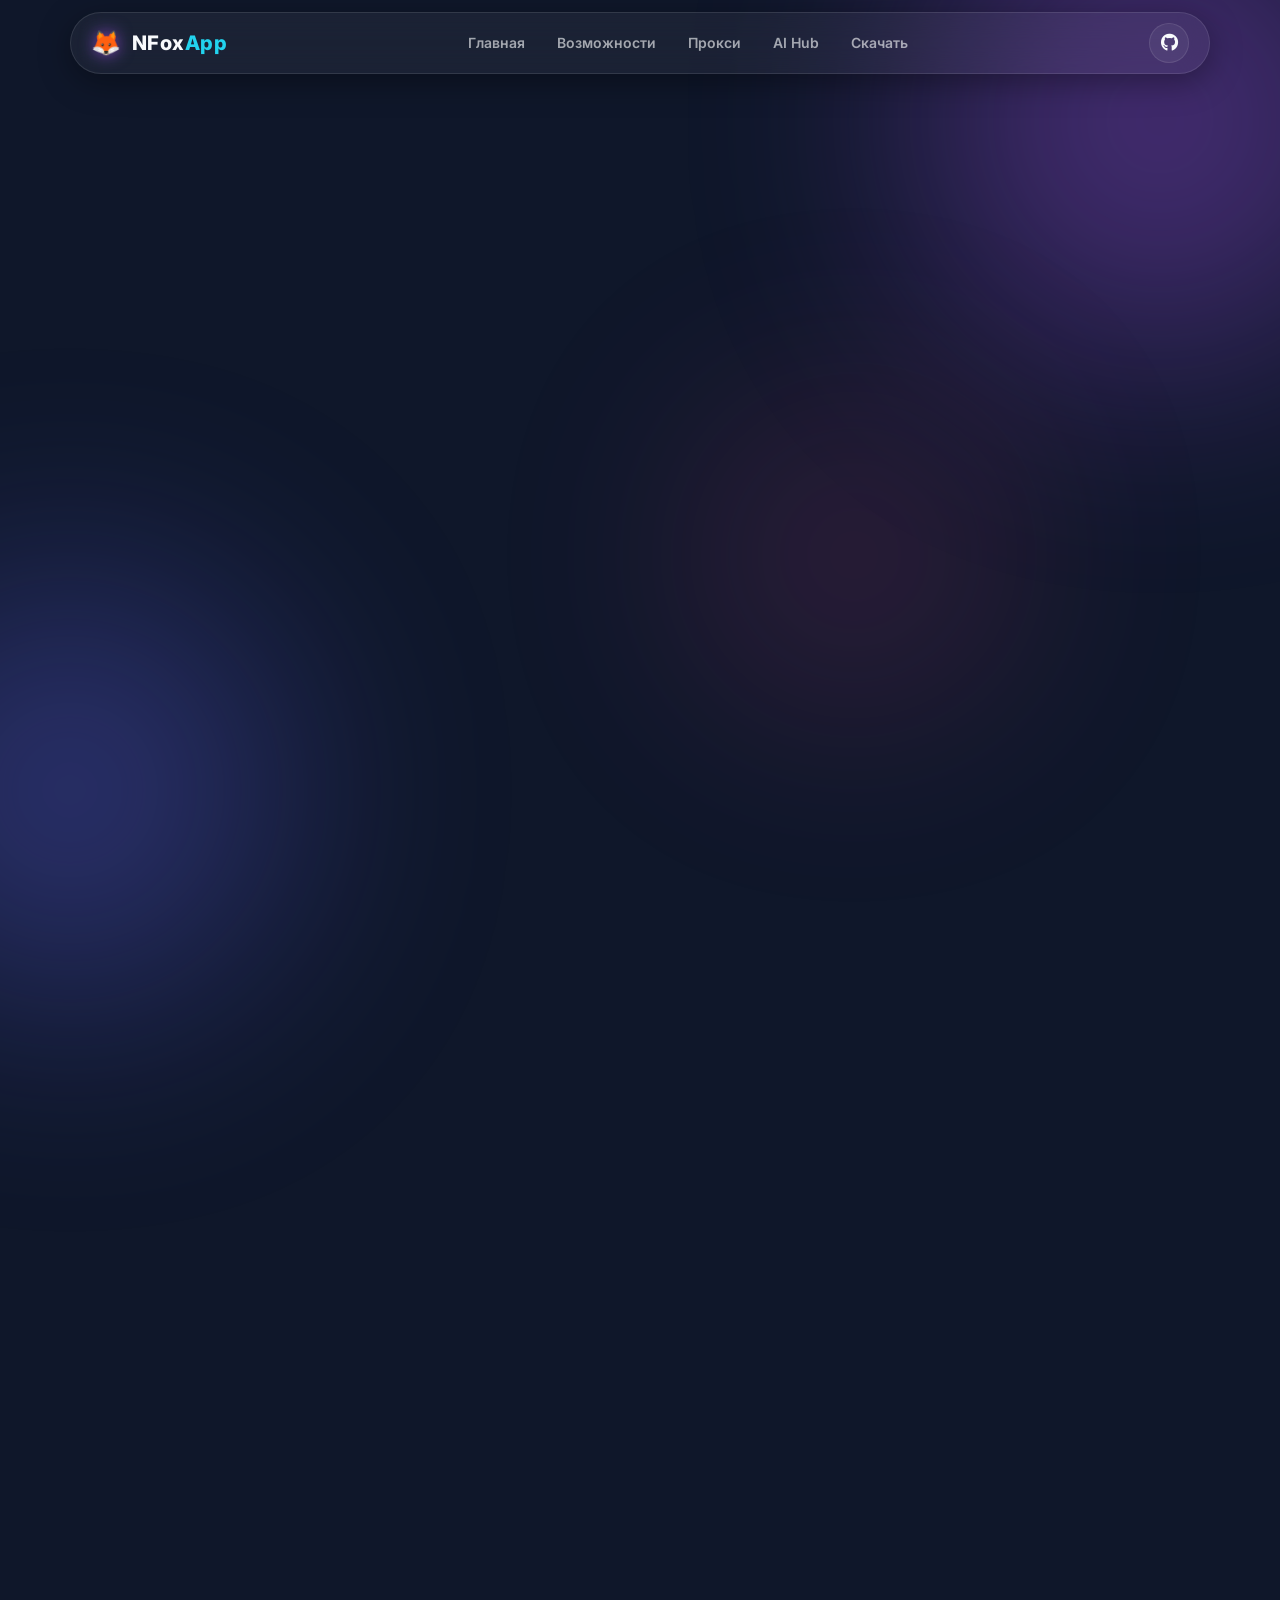
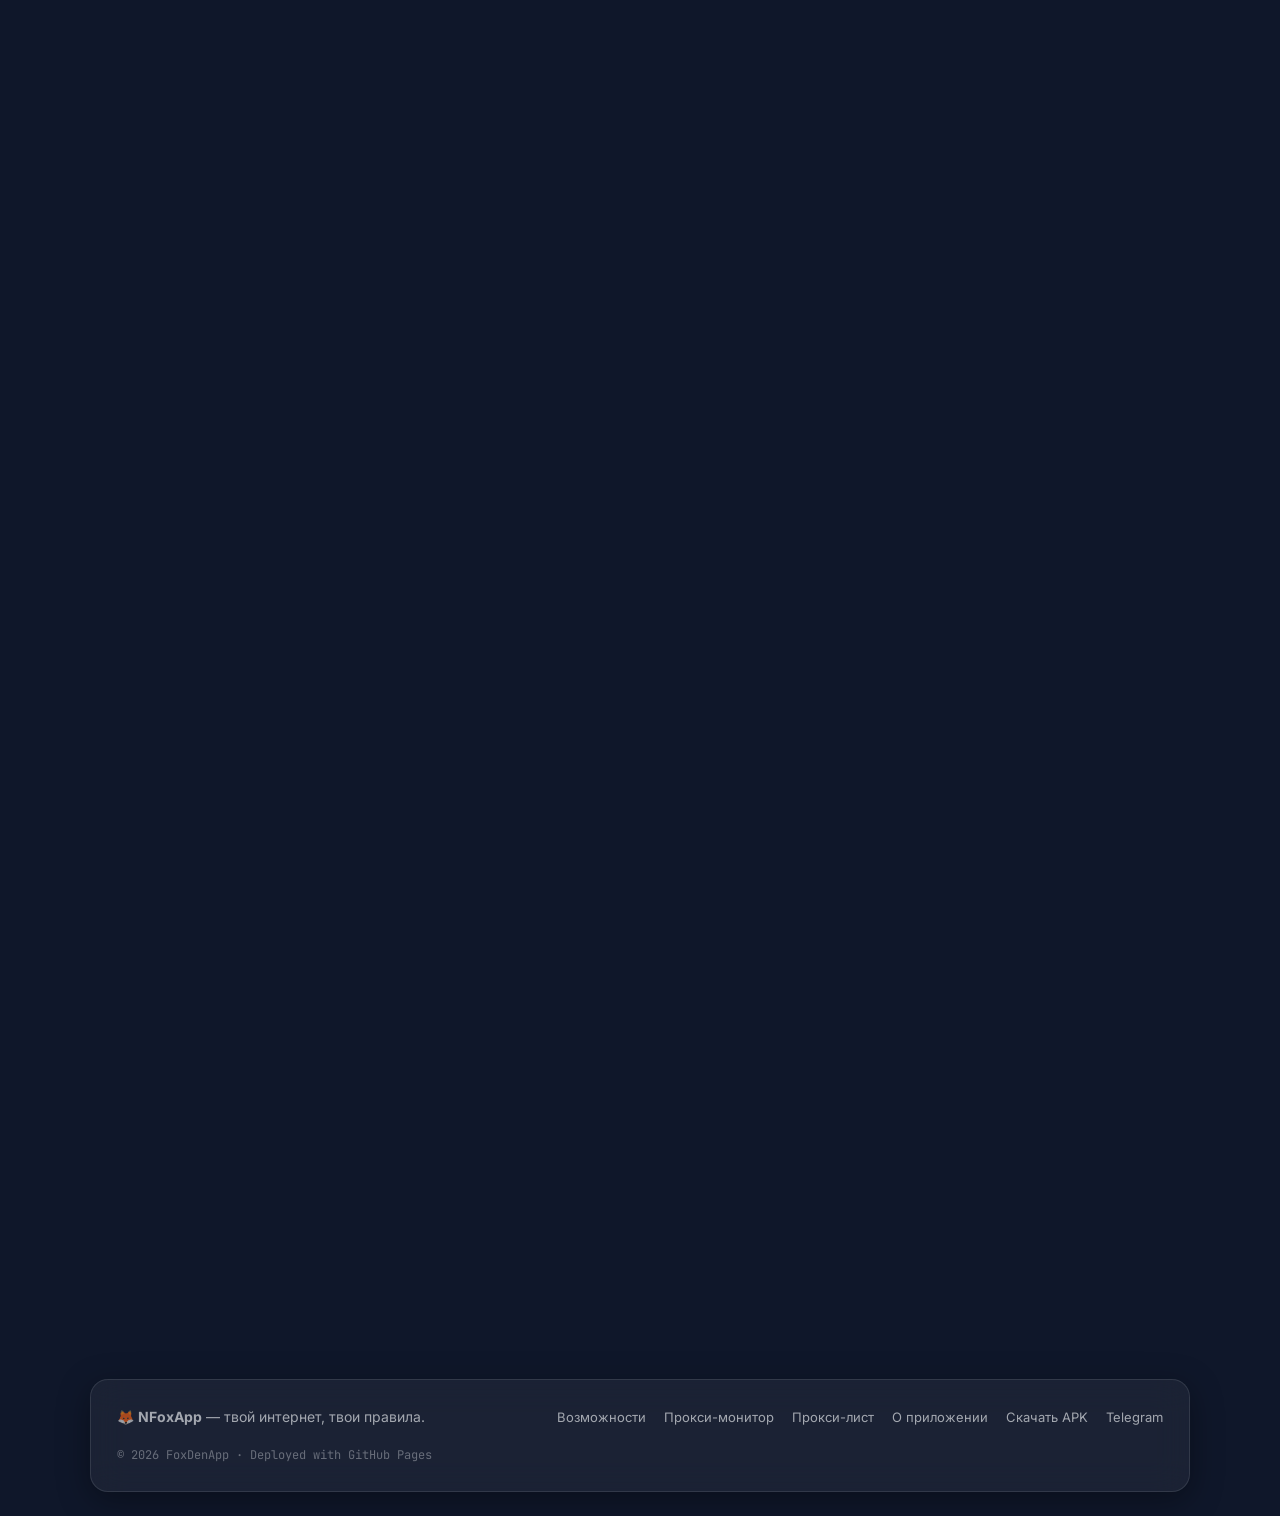
<file: index.html>
<!DOCTYPE html>
<html lang="ru">
<head>
    <meta charset="UTF-8">
    <meta name="viewport" content="width=device-width, initial-scale=1.0">
    <meta name="description" content="NFoxApp — AI-ассистенты, MTProto/SOCKS5 прокси и нативный обход DPI в одном стеклянном интерфейсе.">
    <title>NFoxApp 🦊 — AI Hub · Прокси · Обход DPI</title>
    <link rel="preconnect" href="https://fonts.googleapis.com">
    <link rel="preconnect" href="https://fonts.gstatic.com" crossorigin>
    <link href="https://fonts.googleapis.com/css2?family=Inter:wght@300;400;600;700;800&family=JetBrains+Mono:wght@400;600&display=swap" rel="stylesheet">
    <link rel="stylesheet" href="https://cdnjs.cloudflare.com/ajax/libs/font-awesome/6.5.1/css/all.min.css">
    <link rel="stylesheet" href="styles.css">
</head>
<body>
    <!-- Фоновые неоновые сферы -->
    <div class="orb orb-purple"></div>
    <div class="orb orb-blue"></div>
    <div class="orb orb-pink"></div>

    <!-- ===================== ШАПКА ===================== -->
    <header class="site-header glass">
        <a href="#" class="logo">
            <span class="logo-icon">🦊</span>
            <span class="logo-text">NFox<span class="logo-accent">App</span></span>
        </a>
        <nav class="main-nav" id="mainNav">
            <a href="#hero">Главная</a>
            <a href="#features">Возможности</a>
            <a href="#proxy-monitor">Прокси</a>
            <a href="#ai-hub">AI Hub</a>
            <a href="#download">Скачать</a>
        </nav>
        <div class="header-actions">
            <a href="https://github.com/Feniiiks83/FoxDenApp.github.io" target="_blank" rel="noopener" class="icon-btn" title="GitHub репозиторий">
                <i class="fa-brands fa-github"></i>
            </a>
            <button class="burger" id="burgerBtn" aria-label="Открыть меню" aria-expanded="false" aria-controls="mainNav">
                <span></span><span></span><span></span>
            </button>
        </div>
    </header>

    <main>
        <!-- ===================== HERO ===================== -->
        <section class="hero" id="hero">
            <div class="hero-content reveal">
                <div class="hero-badge glass">
                    <span class="pulse-dot"></span> v1.0.1 Stable · Android 8.0+
                </div>
                <h1 class="hero-title">
                    Твой интернет —<br>
                    <span class="gradient-text">твои правила.</span>
                </h1>
                <p class="hero-subtitle">
                    NFoxApp объединяет AI-ассистентов (DeepSeek, Qwen, Gemini, Claude),
                    менеджер MTProto/SOCKS5 прокси и нативный движок обхода DPI
                    (ByeByeDPI / Desync / QUIC-block) на C++/JNI — в одном стеклянном интерфейсе.
                </p>
                <div class="hero-buttons">
                    <a href="https://github.com/Feniiiks83/FoxDenApp/releases/latest" id="heroDownloadBtn" class="btn btn-primary" target="_blank" rel="noopener"><i class="fa-solid fa-download"></i> Скачать APK</a>
                    <a href="#proxy-monitor" class="btn btn-ghost"><i class="fa-solid fa-tower-broadcast"></i> Монитор прокси</a>
                </div>
                <div class="hero-stats">
                    <div class="stat"><span class="stat-num gradient-text" id="statProxies">—</span><span class="stat-label">прокси в списке</span></div>
                    <div class="stat"><span class="stat-num gradient-text">5+</span><span class="stat-label">AI-моделей</span></div>
                    <div class="stat"><span class="stat-num gradient-text">3</span><span class="stat-label">DPI-движка</span></div>
                </div>
            </div>
            <div class="hero-visual reveal delay-2">
                <div class="phone-mock glass">
                    <div class="phone-notch"></div>
                    <div class="phone-screen">
                        <div class="phone-statusbar"><span>9:41</span><span><i class="fa-solid fa-wifi"></i> <i class="fa-solid fa-battery-full"></i></span></div>
                        <div class="phone-card"><i class="fa-solid fa-shield-halved ok"></i> ByeByeDPI <b>активен</b></div>
                        <div class="phone-card"><i class="fa-solid fa-circle-nodes ok"></i> MTProto × <span id="phoneProxyCount">81</span></div>
                        <div class="phone-card"><i class="fa-solid fa-robot ai"></i> DeepSeek · Qwen · Claude</div>
                        <div class="phone-card"><i class="fa-solid fa-bolt warn"></i> Desync / QUIC-block</div>
                        <div class="phone-btn">ECOSYSTEM READY</div>
                    </div>
                </div>
            </div>
        </section>

        <!-- ===================== ВОЗМОЖНОСТИ ===================== -->
        <section class="section-block" id="features">
            <h2 class="section-title reveal"><i class="fa-solid fa-cubes"></i> Возможности приложения</h2>
            <div class="features-grid">
                <article class="glass card feat-card reveal">
                    <div class="feat-icon icon-cyan"><i class="fa-solid fa-shield-halved"></i></div>
                    <h3>Обход DPI (C++/JNI)</h3>
                    <p>Нативный движок ByeByeDPI с методами Desync и QUIC-block — трафик проходит там, где обычные VPN бессилен.</p>
                </article>
                <article class="glass card feat-card reveal delay-1">
                    <div class="feat-icon icon-purple"><i class="fa-solid fa-circle-nodes"></i></div>
                    <h3>MTProto & SOCKS5 менеджер</h3>
                    <p>Автоматическая загрузка списка прокси, пинг-валидация, ранжирование по отклику и импорт в один тап.</p>
                </article>
                <article class="glass card feat-card reveal delay-2">
                    <div class="feat-icon icon-pink"><i class="fa-solid fa-robot"></i></div>
                    <h3>AI Hub</h3>
                    <p>DeepSeek, Qwen, Gemini, Claude и Arena Hub — все нейросети внутри защищённого WebView-контейнера.</p>
                </article>
                <article class="glass card feat-card reveal delay-3">
                    <div class="feat-icon icon-blue"><i class="fa-solid fa-wand-magic-sparkles"></i></div>
                    <h3>Glassmorphism UI</h3>
                    <p>Тёмная палитра, размытые стеклянные карточки, неоновые градиенты и Material You динамические акценты.</p>
                </article>
            </div>
        </section>

        <!-- ===================== МОНИТОР ПРОКСИ ===================== -->
        <section class="section-block" id="proxy-monitor">
            <h2 class="section-title reveal"><i class="fa-solid fa-tower-broadcast"></i> Монитор прокси-серверов</h2>
            <div class="glass card monitor-panel reveal">
                <div class="monitor-toolbar">
                    <div class="monitor-summary">
                        <span class="chip chip-total">Всего: <b id="pxTotal">0</b></span>
                        <span class="chip chip-online">Онлайн: <b id="pxOnline">0</b></span>
                        <span class="chip chip-offline">Офлайн: <b id="pxOffline">0</b></span>
                        <span class="chip chip-checking" id="pxChecking" hidden><span class="pulse-dot"></span> проверка…</span>
                        <span class="chip chip-shown" id="proxyShownInfo">загрузка…</span>
                    </div>
                    <div class="monitor-actions">
                        <label class="sr-only" for="sourceSelect">Источник серверов</label>
                        <select id="sourceSelect" class="glass-select" aria-label="Выбор источника серверов"></select>
                        <input type="search" id="proxySearch" class="glass-input" placeholder="Поиск по хосту / типу / источнику…" aria-label="Поиск по серверам">
                        <button class="btn btn-small btn-ghost" id="checkAllBtn"><i class="fa-solid fa-rotate"></i> Проверить все</button>
                        <button class="btn btn-small btn-primary" id="copyAllBtn"><i class="fa-solid fa-copy"></i> Копировать всё</button>
                    </div>
                </div>
                <div class="proxy-grid-wrap" id="proxyGrid" aria-live="polite">
                    <!-- Карточки серверов рендерятся динамически из app.js -->
                    <div class="glass card px-card skeleton-card" aria-hidden="true">
                        <div class="px-card-head"><span class="sk sk-dot"></span><span class="sk sk-line" style="flex:2"></span></div>
                        <div class="sk sk-block"></div>
                        <div class="px-card-actions"><span class="sk sk-btn"></span><span class="sk sk-btn"></span></div>
                    </div>
                    <div class="glass card px-card skeleton-card" aria-hidden="true">
                        <div class="px-card-head"><span class="sk sk-dot"></span><span class="sk sk-line" style="flex:2"></span></div>
                        <div class="sk sk-block"></div>
                        <div class="px-card-actions"><span class="sk sk-btn"></span><span class="sk sk-btn"></span></div>
                    </div>
                    <div class="glass card px-card skeleton-card" aria-hidden="true">
                        <div class="px-card-head"><span class="sk sk-dot"></span><span class="sk sk-line" style="flex:2"></span></div>
                        <div class="sk sk-block"></div>
                        <div class="px-card-actions"><span class="sk sk-btn"></span><span class="sk sk-btn"></span></div>
                    </div>
                    <div class="glass card px-card skeleton-card" aria-hidden="true">
                        <div class="px-card-head"><span class="sk sk-dot"></span><span class="sk sk-line" style="flex:2"></span></div>
                        <div class="sk sk-block"></div>
                        <div class="px-card-actions"><span class="sk sk-btn"></span><span class="sk sk-btn"></span></div>
                    </div>
                </div>
                <p class="monitor-note">
                    <i class="fa-solid fa-circle-info"></i> Список загружается динамически с внешних Raw GitHub-источников;
                    статус TCP-доступности проверяется через публичный валидатор, а ссылки формата
                    <code>tg://proxy?server=…&amp;port=…&amp;secret=…</code> открываются в Telegram.
                    Резервные источники: <a href="workproxies.txt" target="_blank" rel="noopener">workproxies.txt</a> ·
                    <a href="proxies.json" target="_blank" rel="noopener">proxies.json</a>
                </p>
            </div>
        </section>

        <!-- ===================== AI HUB ===================== -->
        <section class="section-block" id="ai-hub">
            <h2 class="section-title reveal"><i class="fa-solid fa-brain"></i> AI Hub — модели под капотом</h2>
            <div class="ai-grid">
                <article class="glass card ai-card reveal" data-model="deepseek" tabindex="0">
                    <div class="ai-head">
                        <span class="ai-logo" style="--ai-color:#4D6BFE">DS</span>
                        <div><h3>DeepSeek</h3><span class="ai-tag"> reasoning · code</span></div>
                    </div>
                    <p>Глубокое рассуждение и генерация кода. Открытые веса, русский язык «из коробки».</p>
                    <div class="ai-bar"><span style="--w:94%"></span></div>
                    <div class="ai-meta"><span>Контекст 128K</span><span class="ai-status">online</span></div>
                </article>
                <article class="glass card ai-card reveal delay-1" data-model="qwen" tabindex="0">
                    <div class="ai-head">
                        <span class="ai-logo" style="--ai-color:#1J6FFA">QW</span>
                        <div><h3>Qwen</h3><span class="ai-tag"> multilingual</span></div>
                    </div>
                    <p>Мультимодальная модель Alibaba: текст, изображения, длинные документы.</p>
                    <div class="ai-bar"><span style="--w:90%"></span></div>
                    <div class="ai-meta"><span>Контекст 1M</span><span class="ai-status">online</span></div>
                </article>
                <article class="glass card ai-card reveal delay-2" data-model="gemini" tabindex="0">
                    <div class="ai-head">
                        <span class="ai-logo" style="--ai-color:#4285F4">GM</span>
                        <div><h3>Gemini</h3><span class="ai-tag"> google</span></div>
                    </div>
                    <p>Флагман Google: мультимодальность, поиск в реальном времени, агентные сценарии.</p>
                    <div class="ai-bar"><span style="--w:92%"></span></div>
                    <div class="ai-meta"><span>Контекст 2M</span><span class="ai-status">online</span></div>
                </article>
                <article class="glass card ai-card reveal delay-3" data-model="claude" tabindex="0">
                    <div class="ai-head">
                        <span class="ai-logo" style="--ai-color:#D97757">CL</span>
                        <div><h3>Claude</h3><span class="ai-tag"> Anthropic</span></div>
                    </div>
                    <p>Модель Anthropic с лучшим длинным контекстом, безопасностью и стилем изложения.</p>
                    <div class="ai-bar"><span style="--w:96%"></span></div>
                    <div class="ai-meta"><span>Контекст 200K</span><span class="ai-status">online</span></div>
                </article>
                <article class="glass card ai-card reveal delay-4" data-model="arena" tabindex="0">
                    <div class="ai-head">
                        <span class="ai-logo" style="--ai-color:#A855F7">AR</span>
                        <div><h3>Arena Hub</h3><span class="ai-tag"> battle mode</span></div>
                    </div>
                    <p>Сравнение ответов нескольких моделей бок о бок — выбирай сильнейшего в слепом голосовании.</p>
                    <div class="ai-bar"><span style="--w:88%"></span></div>
                    <div class="ai-meta"><span>Multi-model</span><span class="ai-status">beta</span></div>
                </article>
            </div>
        </section>

        <!-- ===================== СКАЧИВАНИЕ ===================== -->
        <section class="section-block" id="download">
            <div class="glass card download-card reveal">
                <div class="download-info">
                    <h2><span class="gradient-text">NFoxApp</span> <span class="badge-ver" id="apkVersionBadge">v1.0.1</span></h2>
                    <ul class="changelog" id="changelogList">
                        <li>Загрузка информации о релизе…</li>
                    </ul>
                </div>
                <div class="download-actions">
                    <a href="https://github.com/Feniiiks83/FoxDenApp/releases/latest" id="apkDownloadBtn" class="btn btn-primary btn-big" target="_blank" rel="noopener"><i class="fa-brands fa-android"></i> Скачать APK</a>
                    <a href="https://github.com/Feniiiks83/FoxDenApp/releases" class="btn btn-ghost" target="_blank" rel="noopener"><i class="fa-solid fa-box-archive"></i> Все версии (Releases)</a>
                    <a href="https://github.com/Feniiiks83/FoxDenApp.github.io" target="_blank" rel="noopener" class="btn btn-ghost"><i class="fa-brands fa-github"></i> Репозиторий</a>
                </div>
            </div>
        </section>
    </main>

    <!-- ===================== ПОДВАЛ ===================== -->
    <footer class="site-footer">
        <div class="footer-inner glass">
            <div class="footer-brand">🦊 <b>NFoxApp</b> — твой интернет, твои правила.</div>
            <nav class="footer-nav">
                <a href="#features">Возможности</a>
                <a href="#proxy-monitor">Прокси-монитор</a>
                <a href="workproxies.txt" target="_blank" rel="noopener">Прокси-лист</a>
                <a href="infoapp.html">О приложении</a>
                <a href="https://github.com/Feniiiks83/FoxDenApp/releases/latest" target="_blank" rel="noopener">Скачать APK</a>
                <a href="https://t.me/nfoxapp" target="_blank" rel="noopener">Telegram</a>
            </nav>
            <div class="footer-copy">© 2026 FoxDenApp · Deployed with GitHub Pages</div>
        </div>
    </footer>

    <!-- Тост -->
    <div class="toast glass" id="toast" role="status" aria-live="polite"></div>

    <script src="app.js"></script>
</body>
</html>
</file>
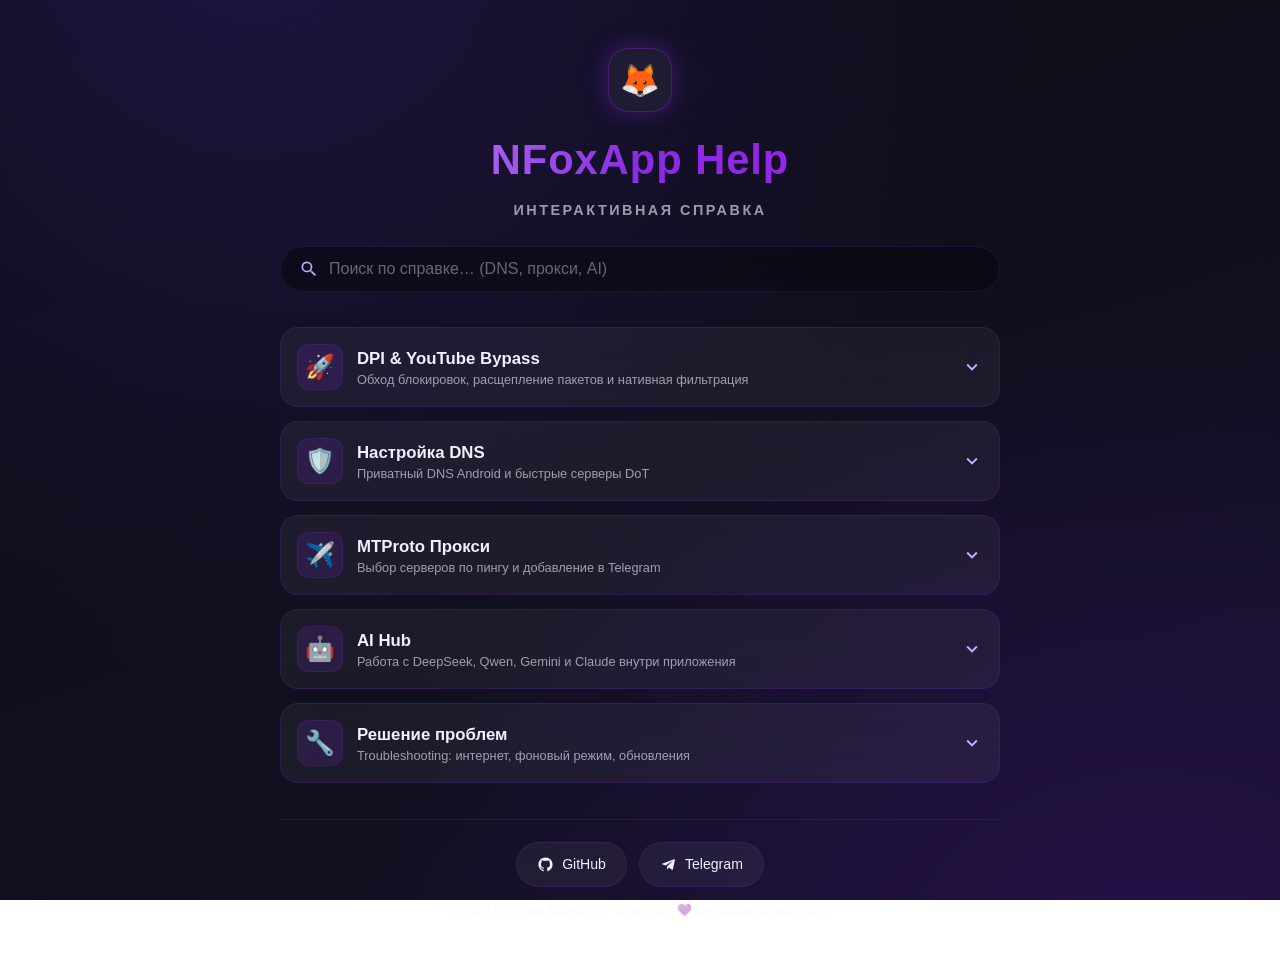
<file: infoapp.html>
<!DOCTYPE html>
<html lang="ru">
<head>
<meta charset="UTF-8">
<meta name="viewport" content="width=device-width, initial-scale=1.0, viewport-fit=cover">
<meta name="theme-color" content="#0B0B12">
<title>NFoxApp — Интерактивная справка</title>
<style>
    /* ============ CSS VARIABLES (тема NFoxApp) ============ */
    :root {
        --bg-deep: #0B0B12;
        --bg-mid: #141226;
        --accent: #8A2BE2;
        --accent-soft: #A020F0;
        --accent-lilac: #C9A7FF;
        --text-primary: #F2EFFF;
        --text-secondary: rgba(242, 239, 255, 0.62);
        --glass-bg: rgba(255, 255, 255, 0.05);
        --glass-bg-hover: rgba(255, 255, 255, 0.08);
        --glass-border: rgba(138, 43, 226, 0.35);
        --glass-border-soft: rgba(138, 43, 226, 0.18);
        --glass-blur: blur(16px);
        --glow: 0 0 24px rgba(138, 43, 226, 0.35);
        --glow-strong: 0 8px 40px rgba(160, 32, 240, 0.35);
        --radius: 18px;
        --radius-sm: 12px;
        --transition: all 0.35s cubic-bezier(0.4, 0, 0.2, 1);
        --font: 'Segoe UI', Roboto, -apple-system, BlinkMacSystemFont, 'Helvetica Neue', sans-serif;
        --mono: 'JetBrains Mono', 'SF Mono', Consolas, monospace;
    }

    * { margin: 0; padding: 0; box-sizing: border-box; -webkit-tap-highlight-color: transparent; }

    html { scroll-behavior: smooth; }

    body {
        font-family: var(--font);
        background: radial-gradient(ellipse at 20% -10%, #1e1440 0%, transparent 55%),
                    radial-gradient(ellipse at 90% 110%, #241048 0%, transparent 50%),
                    linear-gradient(160deg, var(--bg-deep) 0%, var(--bg-mid) 100%);
        background-attachment: fixed;
        color: var(--text-primary);
        min-height: 100vh;
        line-height: 1.65;
        font-size: 16px;
        padding: 0 12px calc(48px + env(safe-area-inset-bottom));
        overflow-x: hidden;
    }

    .container { max-width: 720px; margin: 0 auto; }

    /* ============ HEADER ============ */
    .hero {
        text-align: center;
        padding: clamp(28px, 8vw, 48px) 0 20px;
    }
    .hero-logo {
        display: inline-flex;
        align-items: center;
        justify-content: center;
        width: 64px; height: 64px;
        border-radius: 20px;
        font-size: 32px;
        background: var(--glass-bg);
        border: 1px solid var(--glass-border);
        backdrop-filter: var(--glass-blur);
        -webkit-backdrop-filter: var(--glass-blur);
        box-shadow: var(--glow);
        margin-bottom: 14px;
        animation: floatGlow 4s ease-in-out infinite;
    }
    @keyframes floatGlow {
        0%, 100% { transform: translateY(0); box-shadow: var(--glow); }
        50%      { transform: translateY(-6px); box-shadow: var(--glow-strong); }
    }
    .hero h1 {
        font-size: clamp(1.9rem, 7vw, 2.6rem);
        font-weight: 800;
        letter-spacing: 1px;
        background: linear-gradient(92deg, var(--accent-lilac) 0%, var(--accent) 50%, var(--accent-soft) 100%);
        -webkit-background-clip: text;
        background-clip: text;
        -webkit-text-fill-color: transparent;
    }
    .hero p {
        color: var(--text-secondary);
        font-size: 0.9rem;
        letter-spacing: 2.5px;
        text-transform: uppercase;
        font-weight: 600;
        margin-top: 4px;
    }

    /* ============ SEARCH BAR ============ */
    .search-wrap {
        position: sticky;
        top: 8px;
        z-index: 50;
        padding: 4px 0 16px;
    }
    .search-box {
        display: flex;
        align-items: center;
        gap: 10px;
        background: rgba(11, 11, 18, 0.72);
        backdrop-filter: var(--glass-blur);
        -webkit-backdrop-filter: var(--glass-blur);
        border: 1px solid var(--glass-border-soft);
        border-radius: 999px;
        padding: 12px 18px;
        transition: var(--transition);
    }
    .search-box:focus-within {
        border-color: var(--accent);
        box-shadow: var(--glow);
    }
    .search-box svg { width: 20px; height: 20px; fill: var(--accent-lilac); flex-shrink: 0; }
    .search-box input {
        flex: 1;
        background: transparent;
        border: none;
        outline: none;
        color: var(--text-primary);
        font-size: 1rem;
        font-family: var(--font);
        min-width: 0;
    }
    .search-box input::placeholder { color: rgba(242, 239, 255, 0.4); }
    .search-clear {
        display: none;
        border: none;
        background: rgba(138, 43, 226, 0.25);
        color: var(--text-primary);
        width: 26px; height: 26px;
        border-radius: 50%;
        font-size: 14px;
        line-height: 1;
        cursor: pointer;
        flex-shrink: 0;
        transition: var(--transition);
    }
    .search-clear.visible { display: block; }
    .search-clear:hover { background: var(--accent); }
    .search-count {
        text-align: center;
        font-size: 0.8rem;
        color: var(--text-secondary);
        margin: -8px 0 14px;
        min-height: 1em;
    }

    /* ============ ACCORDION / FAQ ============ */
    .faq-list { display: flex; flex-direction: column; gap: 14px; }

    .faq-item {
        background: var(--glass-bg);
        backdrop-filter: var(--glass-blur);
        -webkit-backdrop-filter: var(--glass-blur);
        border: 1px solid var(--glass-border-soft);
        border-radius: var(--radius);
        overflow: hidden;
        transition: var(--transition);
    }
    .faq-item.hidden-by-search { display: none; }
    .faq-item.open {
        background: var(--glass-bg-hover);
        border-color: var(--glass-border);
        box-shadow: var(--glow);
    }
    .faq-header {
        width: 100%;
        display: flex;
        align-items: center;
        gap: 14px;
        padding: 16px;
        background: transparent;
        border: none;
        color: var(--text-primary);
        font-family: var(--font);
        font-size: 1.05rem;
        font-weight: 600;
        text-align: left;
        cursor: pointer;
        transition: var(--transition);
    }
    .faq-header:active { transform: scale(0.99); }
    .faq-emoji {
        font-size: 1.5rem;
        width: 46px; height: 46px;
        display: flex;
        align-items: center;
        justify-content: center;
        border-radius: var(--radius-sm);
        background: rgba(138, 43, 226, 0.14);
        border: 1px solid var(--glass-border-soft);
        flex-shrink: 0;
    }
    .faq-titles { flex: 1; min-width: 0; }
    .faq-titles h2 { font-size: 1.05rem; font-weight: 700; line-height: 1.3; }
    .faq-titles p { font-size: 0.8rem; color: var(--text-secondary); font-weight: 400; margin-top: 2px; }
    .faq-chevron {
        width: 22px; height: 22px;
        fill: var(--accent-lilac);
        flex-shrink: 0;
        transition: transform 0.35s ease;
    }
    .faq-item.open .faq-chevron { transform: rotate(180deg); }

    .faq-body {
        max-height: 0;
        overflow: hidden;
        transition: max-height 0.45s cubic-bezier(0.4, 0, 0.2, 1);
    }
    .faq-body-inner {
        padding: 2px 16px 18px;
        font-size: 0.95rem;
        color: var(--text-secondary);
        border-top: 1px dashed var(--glass-border-soft);
    }
    .faq-body-inner strong, .faq-body-inner b { color: var(--text-primary); }
    .faq-body-inner ol, .faq-body-inner ul { margin: 8px 0 8px 20px; }
    .faq-body-inner li { margin-bottom: 8px; }
    .faq-body-inner code {
        font-family: var(--mono);
        font-size: 0.82em;
        background: rgba(138, 43, 226, 0.18);
        border: 1px solid var(--glass-border-soft);
        border-radius: 6px;
        padding: 1px 7px;
        color: var(--accent-lilac);
        word-break: break-all;
    }
    .step-num {
        display: inline-flex;
        align-items: center;
        justify-content: center;
        width: 22px; height: 22px;
        border-radius: 50%;
        background: linear-gradient(135deg, var(--accent), var(--accent-soft));
        color: #fff;
        font-size: 0.75rem;
        font-weight: 700;
        margin-right: 6px;
        flex-shrink: 0;
    }

    /* Sub-question blocks */
    .sub-q {
        margin-top: 14px;
        padding: 12px 14px;
        background: rgba(11, 11, 18, 0.45);
        border: 1px solid var(--glass-border-soft);
        border-radius: var(--radius-sm);
    }
    .sub-q:first-child { margin-top: 10px; }
    .sub-q h3 {
        font-size: 0.95rem;
        color: var(--accent-lilac);
        margin-bottom: 6px;
        display: flex;
        align-items: center;
        gap: 8px;
    }
    .sub-q h3::before { content: ''; width: 6px; height: 6px; border-radius: 50%; background: var(--accent); box-shadow: 0 0 8px var(--accent); flex-shrink: 0; }

    /* Copy rows (DNS / Proxy) */
    .copy-row {
        display: flex;
        align-items: center;
        gap: 10px;
        margin: 8px 0;
        padding: 10px 12px;
        background: rgba(138, 43, 226, 0.08);
        border: 1px solid var(--glass-border-soft);
        border-radius: var(--radius-sm);
        transition: var(--transition);
    }
    .copy-row:hover { border-color: var(--accent); }
    .copy-label { font-size: 0.78rem; color: var(--text-secondary); text-transform: uppercase; letter-spacing: 0.5px; min-width: 72px; flex-shrink: 0; }
    .copy-value {
        flex: 1;
        font-family: var(--mono);
        font-size: 0.85rem;
        color: var(--text-primary);
        word-break: break-all;
        min-width: 0;
    }
    .copy-btn {
        display: inline-flex;
        align-items: center;
        justify-content: center;
        gap: 6px;
        border: 1px solid var(--glass-border);
        background: rgba(138, 43, 226, 0.2);
        color: var(--accent-lilac);
        border-radius: 10px;
        padding: 8px 12px;
        font-size: 0.78rem;
        font-weight: 600;
        font-family: var(--font);
        cursor: pointer;
        transition: var(--transition);
        flex-shrink: 0;
        min-height: 40px;
    }
    .copy-btn:hover { background: var(--accent); color: #fff; box-shadow: 0 0 16px rgba(138, 43, 226, 0.5); }
    .copy-btn:active { transform: scale(0.94); }
    .copy-btn.copied { background: linear-gradient(135deg, var(--accent), var(--accent-soft)); color: #fff; border-color: var(--accent-lilac); box-shadow: 0 0 20px rgba(160, 32, 240, 0.6); }
    .copy-btn svg { width: 15px; height: 15px; fill: currentColor; }

    /* Tags */
    .tag-row { margin-top: 12px; display: flex; flex-wrap: wrap; gap: 6px; }
    .tech-tag {
        display: inline-block;
        padding: 3px 10px;
        background: rgba(138, 43, 226, 0.15);
        border: 1px solid var(--glass-border);
        border-radius: 999px;
        color: var(--accent-lilac);
        font-size: 0.7rem;
        font-weight: 600;
        letter-spacing: 0.3px;
    }

    /* No results */
    .no-results {
        display: none;
        text-align: center;
        padding: 40px 20px;
        color: var(--text-secondary);
    }
    .no-results.visible { display: block; }
    .no-results .nr-emoji { font-size: 2.6rem; display: block; margin-bottom: 10px; filter: grayscale(0.3); }

    /* ============ TOAST ============ */
    .toast {
        position: fixed;
        left: 50%;
        bottom: calc(28px + env(safe-area-inset-bottom));
        transform: translateX(-50%) translateY(80px);
        background: rgba(20, 18, 38, 0.92);
        backdrop-filter: var(--glass-blur);
        -webkit-backdrop-filter: var(--glass-blur);
        border: 1px solid var(--accent);
        color: var(--text-primary);
        padding: 12px 22px;
        border-radius: 999px;
        font-size: 0.9rem;
        font-weight: 600;
        box-shadow: var(--glow-strong);
        opacity: 0;
        pointer-events: none;
        transition: transform 0.35s cubic-bezier(0.34, 1.56, 0.64, 1), opacity 0.3s ease;
        z-index: 100;
        white-space: nowrap;
        max-width: 92vw;
        overflow: hidden;
        text-overflow: ellipsis;
    }
    .toast.show { transform: translateX(-50%) translateY(0); opacity: 1; }
    .toast .toast-check { color: #7CFC9A; margin-right: 6px; }

    /* ============ FOOTER ============ */
    .app-footer {
        margin-top: 36px;
        text-align: center;
        border-top: 1px solid var(--glass-border-soft);
        padding-top: 22px;
    }
    .footer-links { display: flex; justify-content: center; gap: 12px; flex-wrap: wrap; margin-bottom: 14px; }
    .footer-link {
        display: inline-flex;
        align-items: center;
        gap: 8px;
        padding: 10px 20px;
        background: var(--glass-bg);
        border: 1px solid var(--glass-border-soft);
        border-radius: 999px;
        color: var(--text-primary);
        text-decoration: none;
        font-size: 0.88rem;
        font-weight: 500;
        transition: var(--transition);
    }
    .footer-link:hover { border-color: var(--accent); box-shadow: var(--glow); background: var(--glass-bg-hover); }
    .footer-link svg { width: 17px; height: 17px; fill: currentColor; }
    .copyright { font-size: 0.75rem; color: var(--text-secondary); opacity: 0.75; }

    mark.hl {
        background: rgba(160, 32, 240, 0.45);
        color: #fff;
        border-radius: 4px;
        padding: 0 2px;
    }

    @media (max-width: 420px) {
        .copy-row { flex-wrap: wrap; }
        .copy-label { min-width: 100%; }
        .copy-btn { margin-left: auto; }
        .faq-header { padding: 14px 12px; gap: 10px; }
        .faq-emoji { width: 40px; height: 40px; font-size: 1.3rem; }
        .faq-titles h2 { font-size: 0.98rem; }
    }
</style>
</head>
<body>

<div class="container">

    <!-- ===== HERO ===== -->
    <header class="hero">
        <div class="hero-logo">🦊</div>
        <h1>NFoxApp Help</h1>
        <p>Интерактивная справка</p>
    </header>

    <!-- ===== SEARCH ===== -->
    <div class="search-wrap">
        <div class="search-box">
            <svg viewBox="0 0 24 24"><path d="M15.5 14h-.79l-.28-.27a6.5 6.5 0 1 0-.7.7l.27.28v.79l5 4.99L20.49 19l-4.99-5zm-6 0A4.5 4.5 0 1 1 14 9.5 4.5 4.5 0 0 1 9.5 14z"/></svg>
            <input type="search" id="searchInput" placeholder="Поиск по справке… (DNS, прокси, AI)" autocomplete="off" aria-label="Поиск по справке">
            <button class="search-clear" id="searchClear" aria-label="Очистить поиск">✕</button>
        </div>
    </div>
    <p class="search-count" id="searchCount"></p>

    <!-- ===== FAQ ===== -->
    <main class="faq-list" id="faqList">

        <!-- 🚀 DPI & YouTube Bypass -->
        <section class="faq-item" data-keywords="dpi обход блокировок youtube расщепление пакетов fragment bypass ютуб фильтрация туннель tls">
            <button class="faq-header" aria-expanded="false">
                <span class="faq-emoji">🚀</span>
                <span class="faq-titles">
                    <h2>DPI &amp; YouTube Bypass</h2>
                    <p>Обход блокировок, расщепление пакетов и нативная фильтрация</p>
                </span>
                <svg class="faq-chevron" viewBox="0 0 24 24"><path d="M7.41 8.59 12 13.17l4.59-4.58L18 10l-6 6-6-6 1.41-1.41z"/></svg>
            </button>
            <div class="faq-body">
                <div class="faq-body-inner">
                    <div class="sub-q" data-search>
                        <h3>Как включить обход блокировок?</h3>
                        <ol>
                            <li><span class="step-num">1</span>Откройте главный экран NFoxApp и нажмите большую кнопку <strong>«Подключить»</strong>.</li>
                            <li><span class="step-num">2</span>Разрешите системный запрос <code>VpnService</code> — приложение создаст защищённый локальный туннель.</li>
                            <li><span class="step-num">3</span>В разделе <strong>«Режим обхода»</strong> выберите профиль: <em>Auto</em> (рекомендуется) или <em>Aggressive</em> для жёстких сетей.</li>
                        </ol>
                    </div>
                    <div class="sub-q" data-search>
                        <h3>Что такое расщепление пакетов (Fragment)?</h3>
                        <p><strong>Фрагментация</strong> — разбивание TLS-рукопожатия на мелкие пакеты, чтобы DPI-системы провайдера не могли распознать и заблокировать соединение. В NFoxApp она включается автоматически в режиме <em>Auto</em>: достаточно активировать тумблер <strong>«Fragment»</strong> в настройках туннеля и переподключиться.</p>
                    </div>
                    <div class="sub-q" data-search>
                        <h3>Нативная фильтрация YouTube</h3>
                        <p>Модуль <code>YouTubeBypassService</code> маршрутизирует трафик <strong>только</strong> приложений YouTube и YouTube Music через обходной туннель, не затрагивая остальной интернет:</p>
                        <ul>
                            <li>Зайдите в <strong>«Раздельное проксирование»</strong> → включите переключатель у <em>YouTube</em>.</li>
                            <li>Скорость обычного серфинга и загрузок при этом остаётся максимальной.</li>
                        </ul>
                    </div>
                    <div class="tag-row">
                        <span class="tech-tag">DPI Bypass</span><span class="tech-tag">TLS Fragment</span><span class="tech-tag">Split Tunneling</span>
                    </div>
                </div>
            </div>
        </section>

        <!-- 🛡️ Настройка DNS -->
        <section class="faq-item" data-keywords="dns dot private dns cloudflare google adguard quad9 настройки android шифрование dns-over-tls 1dot1dot1dot1">
            <button class="faq-header" aria-expanded="false">
                <span class="faq-emoji">🛡️</span>
                <span class="faq-titles">
                    <h2>Настройка DNS</h2>
                    <p>Приватный DNS Android и быстрые серверы DoT</p>
                </span>
                <svg class="faq-chevron" viewBox="0 0 24 24"><path d="M7.41 8.59 12 13.17l4.59-4.58L18 10l-6 6-6-6 1.41-1.41z"/></svg>
            </button>
            <div class="faq-body">
                <div class="faq-body-inner">
                    <div class="sub-q" data-search>
                        <h3>Как перейти в настройки DNS?</h3>
                        <ol>
                            <li><span class="step-num">1</span>Откройте <strong>Настройки Android</strong> → <strong>«Сеть и Интернет»</strong>.</li>
                            <li><span class="step-num">2</span>Выберите <strong>«Дополнительно»</strong> → <strong>«Частный DNS»</strong> (Private DNS).</li>
                            <li><span class="step-num">3</span>Переключите режим на <strong>«Имя хоста частного DNS»</strong> и вставьте один из адресов ниже.</li>
                            <li><span class="step-num">4</span>Нажмите <strong>«Сохранить»</strong> — запросы будут шифроваться по DNS-over-TLS.</li>
                        </ol>
                        <p style="margin-top:6px;">💡 Быстрый переход из приложения: <strong>NFoxApp → Настройки → «Открыть Private DNS»</strong>.</p>
                    </div>
                    <div class="sub-q" data-search>
                        <h3>Рекомендуемые быстрые DNS (DoT)</h3>
                        <div class="copy-row">
                            <span class="copy-label">Cloudflare</span>
                            <span class="copy-value">one.one.one.one</span>
                            <button class="copy-btn" data-copy="one.one.one.one"><svg viewBox="0 0 24 24"><path d="M16 1H4c-1.1 0-2 .9-2 2v14h2V3h12V1zm3 4H8c-1.1 0-2 .9-2 2v14c0 1.1.9 2 2 2h11c1.1 0 2-.9 2-2V7c0-1.1-.9-2-2-2zm0 16H8V7h11v14z"/></svg>Копир.</button>
                        </div>
                        <div class="copy-row">
                            <span class="copy-label">Google</span>
                            <span class="copy-value">dns.google</span>
                            <button class="copy-btn" data-copy="dns.google"><svg viewBox="0 0 24 24"><path d="M16 1H4c-1.1 0-2 .9-2 2v14h2V3h12V1zm3 4H8c-1.1 0-2 .9-2 2v14c0 1.1.9 2 2 2h11c1.1 0 2-.9 2-2V7c0-1.1-.9-2-2-2zm0 16H8V7h11v14z"/></svg>Копир.</button>
                        </div>
                        <div class="copy-row">
                            <span class="copy-label">AdGuard</span>
                            <span class="copy-value">dns.adguard.com</span>
                            <button class="copy-btn" data-copy="dns.adguard.com"><svg viewBox="0 0 24 24"><path d="M16 1H4c-1.1 0-2 .9-2 2v14h2V3h12V1zm3 4H8c-1.1 0-2 .9-2 2v14c0 1.1.9 2 2 2h11c1.1 0 2-.9 2-2V7c0-1.1-.9-2-2-2zm0 16H8V7h11v14z"/></svg>Копир.</button>
                        </div>
                        <div class="copy-row">
                            <span class="copy-label">Quad9</span>
                            <span class="copy-value">dns.quad9.net</span>
                            <button class="copy-btn" data-copy="dns.quad9.net"><svg viewBox="0 0 24 24"><path d="M16 1H4c-1.1 0-2 .9-2 2v14h2V3h12V1zm3 4H8c-1.1 0-2 .9-2 2v14c0 1.1.9 2 2 2h11c1.1 0 2-.9 2-2V7c0-1.1-.9-2-2-2zm0 16H8V7h11v14z"/></svg>Копир.</button>
                        </div>
                        <p style="margin-top:8px;"><strong>Какой выбрать?</strong> <em>Cloudflare</em> — самый быстрый, <em>AdGuard</em> — с блокировкой рекламы, <em>Quad9</em> — с защитой от фишинга.</p>
                    </div>
                    <div class="tag-row">
                        <span class="tech-tag">DNS-over-TLS</span><span class="tech-tag">Anti-Eavesdropping</span><span class="tech-tag">Ad Block</span>
                    </div>
                </div>
            </div>
        </section>

        <!-- ✈️ MTProto Прокси -->
        <section class="faq-item" data-keywords="mtproto proxy прокси телеграм telegram ping пинг сервер добавление ссылка tg://proxy">
            <button class="faq-header" aria-expanded="false">
                <span class="faq-emoji">✈️</span>
                <span class="faq-titles">
                    <h2>MTProto Прокси</h2>
                    <p>Выбор серверов по пингу и добавление в Telegram</p>
                </span>
                <svg class="faq-chevron" viewBox="0 0 24 24"><path d="M7.41 8.59 12 13.17l4.59-4.58L18 10l-6 6-6-6 1.41-1.41z"/></svg>
            </button>
            <div class="faq-body">
                <div class="faq-body-inner">
                    <div class="sub-q" data-search>
                        <h3>Как выбрать сервер с минимальным пингом?</h3>
                        <ol>
                            <li><span class="step-num">1</span>Откройте вкладку <strong>«Прокси»</strong> в NFoxApp — список обновится автоматически.</li>
                            <li><span class="step-num">2</span>Модуль <code>bulkHealthCheck</code> замерит задержку каждого узла. Зелёная метка —&nbsp;<strong>&lt;150&nbsp;мс</strong>, жёлтая — до 300&nbsp;мс.</li>
                            <li><span class="step-num">3</span>Тапните <strong>«Сортировать по пингу»</strong> и выбирайте верхний сервер.</li>
                        </ol>
                    </div>
                    <div class="sub-q" data-search>
                        <h3>Как добавить прокси в Telegram?</h3>
                        <ol>
                            <li><span class="step-num">1</span>Нажмите <strong>«Подключить в Telegram»</strong> рядом с прокси в NFoxApp — ссылка скопируется и приложение откроет мессенджер.</li>
                            <li><span class="step-num">2</span>Или вручную: <strong>Telegram → Настройки → Данные и память → Прокси → Добавить прокси</strong>.</li>
                            <li><span class="step-num">3</span>Вставьте ссылку вида <code>tg://proxy?server=…&amp;port=…&amp;secret=…</code> и нажмите <strong>«Сохранить»</strong>.</li>
                        </ol>
                        <div class="copy-row">
                            <span class="copy-label">Пример</span>
                            <span class="copy-value">tg://proxy?server=95.173.89.10&amp;port=443&amp;secret=ee06c5661e3105a52eee47b520fe0b7a</span>
                            <button class="copy-btn" data-copy="tg://proxy?server=95.173.89.10&port=443&secret=ee06c5661e3105a52eee47b520fe0b7a"><svg viewBox="0 0 24 24"><path d="M16 1H4c-1.1 0-2 .9-2 2v14h2V3h12V1zm3 4H8c-1.1 0-2 .9-2 2v14c0 1.1.9 2 2 2h11c1.1 0 2-.9 2-2V7c0-1.1-.9-2-2-2zm0 16H8V7h11v14z"/></svg>Копир.</button>
                        </div>
                    </div>
                    <div class="tag-row">
                        <span class="tech-tag">MTProto</span><span class="tech-tag">Fake TLS</span><span class="tech-tag">Auto-Ping</span>
                    </div>
                </div>
            </div>
        </section>

        <!-- 🤖 AI Hub -->
        <section class="faq-item" data-keywords="ai hub нейросети deepseek qwen gemini claude чат модели промпт история">
            <button class="faq-header" aria-expanded="false">
                <span class="faq-emoji">🤖</span>
                <span class="faq-titles">
                    <h2>AI Hub</h2>
                    <p>Работа с DeepSeek, Qwen, Gemini и Claude внутри приложения</p>
                </span>
                <svg class="faq-chevron" viewBox="0 0 24 24"><path d="M7.41 8.59 12 13.17l4.59-4.58L18 10l-6 6-6-6 1.41-1.41z"/></svg>
            </button>
            <div class="faq-body">
                <div class="faq-body-inner">
                    <div class="sub-q" data-search>
                        <h3>Как пользоваться встроенными моделями?</h3>
                        <ol>
                            <li><span class="step-num">1</span>Откройте раздел <strong>«AI Hub»</strong> на главном экране NFoxApp.</li>
                            <li><span class="step-num">2</span>Выберите модель в верхней панели: <em>DeepSeek</em> (код и логика), <em>Qwen</em> (мультиязычность), <em>Gemini</em> (поиск и анализ), <em>Claude</em> (длинные тексты).</li>
                            <li><span class="step-num">3</span>Отправьте запрос — чат работает поверх <code>WebView Shell</code> с принудительной тёмной темой.</li>
                        </ol>
                    </div>
                    <div class="sub-q" data-search>
                        <h3>Где хранится история диалогов?</h3>
                        <p>Все сессии сохраняются <strong>локально</strong> в <code>Room Database</code> (<code>ChatRepository</code>) на вашем устройстве — без облачной синхронизации и передачи данных третьим лицам. Историю можно очистить в один тап: <strong>AI Hub → ⋮ → «Очистить все чаты»</strong>.</p>
                    </div>
                    <div class="sub-q" data-search>
                        <h3>Полезные возможности</h3>
                        <ul>
                            <li><strong>Перенос контекста:</strong> выделите текст в любом приложении → <em>«Отправить в AI Hub»</em> через общий шаринг.</li>
                            <li><strong>Шаблоны промптов:</strong> перевод, суммаризация, генерация кода — в боковой панели.</li>
                            <li><strong>Мульти-модельный ответ:</strong> сравнение ответов двух моделей бок о бок.</li>
                        </ul>
                    </div>
                    <div class="tag-row">
                        <span class="tech-tag">Multi-Model</span><span class="tech-tag">Local History</span><span class="tech-tag">Prompt Templates</span>
                    </div>
                </div>
            </div>
        </section>

        <!-- 🔧 Troubleshooting -->
        <section class="faq-item" data-keywords="troubleshooting решение проблем не работает интернет закрывается фоне battery обновление версии apk кэш ошибка">
            <button class="faq-header" aria-expanded="false">
                <span class="faq-emoji">🔧</span>
                <span class="faq-titles">
                    <h2>Решение проблем</h2>
                    <p>Troubleshooting: интернет, фоновый режим, обновления</p>
                </span>
                <svg class="faq-chevron" viewBox="0 0 24 24"><path d="M7.41 8.59 12 13.17l4.59-4.58L18 10l-6 6-6-6 1.41-1.41z"/></svg>
            </button>
            <div class="faq-body">
                <div class="faq-body-inner">
                    <div class="sub-q" data-search>
                        <h3>Не работает интернет после включения VPN</h3>
                        <ol>
                            <li>Смените узел: <strong>«Серверы» → другой регион</strong> (часто помогает выбор соседней страны).</li>
                            <li>Переключите режим обхода с <em>Aggressive</em> на <em>Auto</em> и переподключитесь.</li>
                            <li>Проверьте, что в <strong>Private DNS</strong> не прописан недоступный хост (см. раздел «Настройка DNS»).</li>
                            <li>Крайний случай: <strong>«Настройки → Сброс сетевых параметров»</strong>, затем повторное подключение.</li>
                        </ol>
                    </div>
                    <div class="sub-q" data-search>
                        <h3>Приложение закрывается в фоне</h3>
                        <ol>
                            <li><span class="step-num">1</span><strong>Настройки Android → Приложения → NFoxApp → Батарея</strong> → выберите <em>«Без ограничений»</em>.</li>
                            <li>Отключите <strong>«Оптимизацию расхода батареи»</strong> для NFoxApp в списке системных приложений.</li>
                            <li>Закрепите приложение в недавних задачах (свайп вверх → долгое нажатие на карточку → <em>«Закрепить»</em>).</li>
                            <li>Убедитесь, что разрешён тип уведомления <strong>«Foreground Service»</strong> — он держит туннель живым.</li>
                        </ol>
                    </div>
                    <div class="sub-q" data-search>
                        <h3>Как обновить версию?</h3>
                        <ol>
                            <li>Откройте <strong>NFoxApp → Настройки → «Проверить обновления»</strong> — приложение само найдёт свежий APK.</li>
                            <li>Либо скачайте последнюю сборку с официального <a href="https://github.com/AvenCores/goida-vpn-configs" target="_blank" rel="noopener" style="color:var(--accent-lilac);">GitHub</a> и установите поверх текущей — данные сохранятся.</li>
                            <li>Если установка блокируется: разрешите браузеру <strong>«Установка неизвестных приложений»</strong> в системном диалоге.</li>
                        </ol>
                    </div>
                    <div class="tag-row">
                        <span class="tech-tag">Kill-Switch</span><span class="tech-tag">Battery Optimization</span><span class="tech-tag">OTA Update</span>
                    </div>
                </div>
            </div>
        </section>

        <!-- Ничего не найдено -->
        <div class="no-results" id="noResults">
            <span class="nr-emoji">🔍</span>
            <p><strong>Ничего не найдено</strong><br>Попробуйте другой запрос: «DNS», «прокси», «пинг», «обновление»…</p>
        </div>
    </main>

    <!-- ===== FOOTER ===== -->
    <footer class="app-footer">
        <div class="footer-links">
            <a href="https://github.com/AvenCores/goida-vpn-configs" target="_blank" rel="noopener" class="footer-link">
                <svg viewBox="0 0 24 24"><path d="M12 2C6.477 2 2 6.477 2 12c0 4.42 2.865 8.166 6.839 9.489.5.092.682-.217.682-.482 0-.237-.008-.866-.013-1.7-2.782.604-3.369-1.34-3.369-1.34-.454-1.156-1.11-1.463-1.11-1.463-.908-.62.069-.608.069-.608 1.003.07 1.531 1.032 1.531 1.032.892 1.529 2.341 1.087 2.91.832.092-.647.35-1.088.636-1.338-2.22-.253-4.555-1.11-4.555-4.943 0-1.091.39-1.984 1.029-2.683-.103-.253-.446-1.272.098-2.65 0 0 .84-.27 2.75 1.025A9.578 9.578 0 0 1 12 6.844c.85.004 1.705.114 2.504.336 1.909-1.295 2.747-1.025 2.747-1.025.546 1.378.203 2.397.1 2.65.64.699 1.028 1.592 1.028 2.683 0 3.842-2.339 4.687-4.566 4.934.359.309.678.92.678 1.855 0 1.338-.012 2.419-.012 2.747 0 .268.18.579.688.48C19.138 20.161 22 16.416 22 12c0-5.523-4.477-10-10-10z"/></svg>
                GitHub
            </a>
            <a href="https://t.me/nfoxapp" target="_blank" rel="noopener" class="footer-link">
                <svg viewBox="0 0 24 24"><path d="M9.78 18.65l.28-4.28 7.68-6.92c.34-.31-.07-.46-.52-.17L7.74 13.3 3.64 12c-.88-.25-.89-.86.2-1.3l15.97-6.16c.75-.33 1.46.18 1.16 1.31l-2.72 12.8c-.2.88-.73 1.1-1.46.68l-4.03-2.96-1.92 1.86c-.2.2-.4.36-.83.36z"/></svg>
                Telegram
            </a>
        </div>
        <p class="copyright">© 2026 NFoxApp Ecosystem · Сделано с 💜 для вашей приватности</p>
    </footer>
</div>

<!-- Toast -->
<div class="toast" id="toast" role="status" aria-live="polite"></div>

<script>
(function () {
    'use strict';

    /* ================= Аккордеон ================= */
    const items = Array.from(document.querySelectorAll('.faq-item'));

    items.forEach(item => {
        const header = item.querySelector('.faq-header');
        const body = item.querySelector('.faq-body');

        header.addEventListener('click', () => {
            const isOpen = item.classList.contains('open');

            // Закрываем остальные (классическое поведение аккордеона)
            items.forEach(other => {
                if (other !== item && other.classList.contains('open')) {
                    collapse(other);
                }
            });

            isOpen ? collapse(item) : expand(item);
        });
    });

    function expand(item) {
        const body = item.querySelector('.faq-body');
        const header = item.querySelector('.faq-header');
        item.classList.add('open');
        header.setAttribute('aria-expanded', 'true');
        body.style.maxHeight = body.scrollHeight + 'px';
        // Пересчёт высоты после завершения анимации шрифта/поиска
        setTimeout(() => {
            if (item.classList.contains('open')) body.style.maxHeight = body.scrollHeight + 'px';
        }, 480);
    }

    function collapse(item) {
        const body = item.querySelector('.faq-body');
        const header = item.querySelector('.faq-header');
        body.style.maxHeight = body.scrollHeight + 'px'; // фикс текущей высоты
        requestAnimationFrame(() => {
            item.classList.remove('open');
            header.setAttribute('aria-expanded', 'false');
            body.style.maxHeight = '0px';
        });
    }

    /* ================= Живой поиск ================= */
    const input = document.getElementById('searchInput');
    const clearBtn = document.getElementById('searchClear');
    const countEl = document.getElementById('searchCount');
    const noResults = document.getElementById('noResults');

    // Сохраняем оригинальные HTML заголовков для подсветки
    const hlTargets = new Map();
    items.forEach(item => {
        const nodes = item.querySelectorAll('.faq-titles h2, .faq-titles p, .sub-q h3, .sub-q p, .sub-q li');
        hlTargets.set(item, Array.from(nodes).map(n => ({ el: n, html: n.innerHTML, text: n.textContent })));
    });

    function escapeReg(s) { return s.replace(/[.*+?^${}()|[\]\\]/g, '\\$&'); }

    function normalize(s) { return s.toLowerCase().replace(/ё/g, 'е').trim(); }

    function itemSearchBlob(item) {
        const kw = item.getAttribute('data-keywords') || '';
        return normalize(kw + ' ' + item.textContent);
    }

    let blobCache = new WeakMap();

    function applySearch() {
        const raw = normalize(input.value);
        clearBtn.classList.toggle('visible', raw.length > 0);

        // сброс подсветки
        hlTargets.forEach((nodes, item) => {
            nodes.forEach(n => { n.el.innerHTML = n.html; });
            item.classList.remove('hidden-by-search');
        });

        if (!raw) {
            countEl.textContent = '';
            noResults.classList.remove('visible');
            return;
        }

        const terms = raw.split(/\s+/).filter(Boolean);
        let visible = 0;

        items.forEach(item => {
            if (!blobCache.has(item)) blobCache.set(item, normalize(itemSearchBlob(item)));
            const blob = blobCache.get(item);
            const match = terms.every(t => blob.includes(t));

            if (match) {
                visible++;
                item.classList.add('open');
                const body = item.querySelector('.faq-body');
                body.style.maxHeight = 'none';
                item.querySelector('.faq-header').setAttribute('aria-expanded', 'true');
                highlight(item, terms);
            } else {
                item.classList.add('hidden-by-search');
                if (item.classList.contains('open')) {
                    item.classList.remove('open');
                    item.querySelector('.faq-header').setAttribute('aria-expanded', 'false');
                    item.querySelector('.faq-body').style.maxHeight = '0px';
                }
            }
        });

        noResults.classList.toggle('visible', visible === 0);
        countEl.textContent = visible === 0
            ? ''
            : 'Найдено разделов: ' + visible + ' из ' + items.length;
    }

    function highlight(item, terms) {
        const re = new RegExp('(' + terms.map(escapeReg).join('|') + ')', 'gi');
        const nodes = item.querySelectorAll('.faq-titles h2, .faq-titles p, .sub-q h3');
        nodes.forEach(n => {
            // не трогаем теги — работаем только с текстовыми узлами
            walkTextNodes(n, t => t.replace(re, '<mark class="hl">$1</mark>'));
        });
    }

    function walkTextNodes(root, fn) {
        const walker = document.createTreeWalker(root, NodeFilter.SHOW_TEXT, {
            acceptNode(node) {
                return node.nodeValue.trim() && !node.parentElement.closest('mark')
                    ? NodeFilter.FILTER_ACCEPT : NodeFilter.FILTER_REJECT;
            }
        });
        const targets = [];
        let n;
        while ((n = walker.nextNode())) targets.push(n);
        targets.forEach(node => {
            const wrapped = fn(node.nodeValue);
            if (wrapped !== node.nodeValue) {
                const span = document.createElement('span');
                span.innerHTML = wrapped;
                node.parentNode.replaceChild(span, node);
            }
        });
    }

    let debounceId;
    input.addEventListener('input', () => {
        clearTimeout(debounceId);
        debounceId = setTimeout(applySearch, 120);
    });

    clearBtn.addEventListener('click', () => {
        input.value = '';
        applySearch();
        input.focus();
    });

    /* ================= Copy to Clipboard + Toast ================= */
    const toast = document.getElementById('toast');
    let toastTimer;

    function showToast(text) {
        toast.innerHTML = '<span class="toast-check">✓</span>' + text;
        toast.classList.add('show');
        clearTimeout(toastTimer);
        toastTimer = setTimeout(() => toast.classList.remove('show'), 2200);
    }

    function fallbackCopy(value) {
        const ta = document.createElement('textarea');
        ta.value = value;
        ta.setAttribute('readonly', '');
        ta.style.cssText = 'position:fixed;top:-1000px;opacity:0;';
        document.body.appendChild(ta);
        ta.select();
        let ok = false;
        try { ok = document.execCommand('copy'); } catch (e) { ok = false; }
        document.body.removeChild(ta);
        return ok;
    }

    document.querySelectorAll('.copy-btn').forEach(btn => {
        btn.addEventListener('click', async (e) => {
            e.stopPropagation();
            const value = btn.getAttribute('data-copy');
            let copied = false;

            if (navigator.clipboard && window.isSecureContext) {
                try {
                    await navigator.clipboard.writeText(value);
                    copied = true;
                } catch (err) {
                    copied = fallbackCopy(value);
                }
            } else {
                copied = fallbackCopy(value);
            }

            if (copied) {
                showToast('Скопировано: ' + (value.length > 30 ? value.slice(0, 27) + '…' : value));
                btn.classList.add('copied');
                setTimeout(() => btn.classList.remove('copied'), 1200);
            } else {
                showToast('⚠ Не удалось скопировать');
            }
        });
    });

    /* ================= Resize открытых секций ================= */
    window.addEventListener('resize', () => {
        items.forEach(item => {
            if (item.classList.contains('open')) {
                const body = item.querySelector('.faq-body');
                if (body.style.maxHeight !== 'none') {
                    body.style.maxHeight = body.scrollHeight + 'px';
                }
            }
        });
    });
})();
</script>
</body>
</html>
</file>
<file: styles.css>
/* ============================================================
   NFoxApp Landing — Dark Glassmorphism UI
   Палитра: фон #0F172A, неон лила/циан/синий, blur(16px)
   ============================================================ */

:root {
    --bg: #0F172A;
    --bg-2: #1E293B;
    --glass-bg: rgba(255, 255, 255, 0.05);
    --glass-bg-hover: rgba(255, 255, 255, 0.09);
    --glass-border: rgba(255, 255, 255, 0.1);
    --glass-blur: blur(16px);
    --accent-cyan: #22D3EE;
    --accent-purple: #A855F7;
    --accent-blue: #6366F1;
    --accent-pink: #EC4899;
    --ok: #34D399;
    --warn: #FBBF24;
    --err: #F87171;
    --text: #F8FAFC;
    --text-sec: rgba(248, 250, 252, 0.62);
    --radius: 18px;
    --shadow: 0 8px 32px rgba(0, 0, 0, 0.35);
    --font: 'Inter', system-ui, -apple-system, sans-serif;
    --mono: 'JetBrains Mono', ui-monospace, monospace;
}

* { margin: 0; padding: 0; box-sizing: border-box; -webkit-tap-highlight-color: transparent; }

html { scroll-behavior: smooth; }

body {
    font-family: var(--font);
    background: var(--bg);
    color: var(--text);
    min-height: 100vh;
    overflow-x: hidden;
    line-height: 1.6;
}

::selection { background: rgba(168, 85, 247, 0.4); }

/* ---------- Фоновые неоновые сферы ---------- */
.orb {
    position: fixed; border-radius: 50%; filter: blur(120px);
    opacity: 0.35; pointer-events: none; z-index: 0;
}
.orb-purple { width: 480px; height: 480px; background: var(--accent-purple); top: -120px; right: -120px; animation: drift 14s ease-in-out infinite; }
.orb-blue   { width: 420px; height: 420px; background: var(--accent-blue);  bottom: -100px; left: -140px; animation: drift 18s ease-in-out infinite reverse; }
.orb-pink   { width: 300px; height: 300px; background: var(--accent-pink);  top: 45%; left: 55%; opacity: 0.18; animation: drift 22s ease-in-out infinite; }
@keyframes drift {
    0%, 100% { transform: translate(0, 0) scale(1); }
    50%      { transform: translate(-40px, 30px) scale(1.08); }
}

/* ---------- Стеклянные базовые классы ---------- */
.glass {
    background: var(--glass-bg);
    backdrop-filter: var(--glass-blur);
    -webkit-backdrop-filter: var(--glass-blur);
    border: 1px solid var(--glass-border);
    border-radius: var(--radius);
    box-shadow: var(--shadow);
}
.card { transition: transform 0.35s cubic-bezier(.2,.8,.2,1), border-color .35s, box-shadow .35s, background .35s; }
.card:hover { background: var(--glass-bg-hover); transform: translateY(-4px); border-color: rgba(168, 85, 247, 0.45); box-shadow: 0 0 28px rgba(168, 85, 247, 0.18), var(--shadow); }

main { position: relative; z-index: 1; }

.gradient-text {
    background: linear-gradient(90deg, var(--accent-cyan), var(--accent-purple));
    -webkit-background-clip: text; background-clip: text;
    -webkit-text-fill-color: transparent; color: transparent;
}

/* ---------- Шапка ---------- */
.site-header {
    position: fixed; top: 12px; left: 50%; transform: translateX(-50%);
    width: min(1140px, calc(100% - 24px));
    display: flex; align-items: center; justify-content: space-between; gap: 16px;
    padding: 10px 20px; z-index: 100; border-radius: 999px;
}
.logo { display: flex; align-items: center; gap: 10px; text-decoration: none; color: var(--text); font-weight: 800; font-size: 20px; letter-spacing: .5px; }
.logo-icon { font-size: 24px; filter: drop-shadow(0 0 8px rgba(168,85,247,.7)); }
.logo-accent { color: var(--accent-cyan); }
.main-nav { display: flex; gap: 4px; }
.main-nav a {
    color: var(--text-sec); text-decoration: none; font-size: 14px; font-weight: 600;
    padding: 8px 14px; border-radius: 999px; transition: .25s;
}
.main-nav a:hover { color: var(--text); background: rgba(255,255,255,.08); }
.header-actions { display: flex; align-items: center; gap: 10px; }
.icon-btn {
    width: 40px; height: 40px; display: grid; place-items: center; border-radius: 50%;
    background: rgba(255,255,255,.06); border: 1px solid var(--glass-border);
    color: var(--text); font-size: 18px; text-decoration: none; transition: .25s;
}
.icon-btn:hover { border-color: var(--accent-cyan); box-shadow: 0 0 14px rgba(34,211,238,.35); }
.burger { display: none; flex-direction: column; gap: 5px; background: none; border: none; cursor: pointer; padding: 8px; }
.burger span { width: 22px; height: 2px; background: var(--text); border-radius: 2px; transition: .3s; }
.burger.open span:nth-child(1) { transform: translateY(7px) rotate(45deg); }
.burger.open span:nth-child(2) { opacity: 0; }
.burger.open span:nth-child(3) { transform: translateY(-7px) rotate(-45deg); }

/* ---------- HERO ---------- */
.hero {
    max-width: 1140px; margin: 0 auto; padding: 140px 20px 60px;
    display: grid; grid-template-columns: 1.2fr .8fr; gap: 48px; align-items: center;
}
.hero-badge {
    display: inline-flex; align-items: center; gap: 10px; padding: 8px 16px;
    border-radius: 999px; font-size: 13px; color: var(--text-sec); margin-bottom: 22px;
}
.pulse-dot { width: 9px; height: 9px; border-radius: 50%; background: var(--ok); box-shadow: 0 0 0 0 rgba(52,211,153,.6); animation: pulse 1.8s infinite; }
@keyframes pulse {
    0%   { box-shadow: 0 0 0 0 rgba(52,211,153,.55); }
    70%  { box-shadow: 0 0 0 10px rgba(52,211,153,0); }
    100% { box-shadow: 0 0 0 0 rgba(52,211,153,0); }
}
.hero-title { font-size: clamp(34px, 5.4vw, 56px); font-weight: 800; line-height: 1.12; margin-bottom: 18px; }
.hero-subtitle { font-size: 17px; color: var(--text-sec); max-width: 560px; margin-bottom: 30px; }
.hero-buttons { display: flex; gap: 14px; flex-wrap: wrap; margin-bottom: 36px; }
.hero-stats { display: flex; gap: 36px; flex-wrap: wrap; }
.stat { display: flex; flex-direction: column; }
.stat-num { font-size: 28px; font-weight: 800; }
.stat-label { font-size: 12px; color: var(--text-sec); text-transform: uppercase; letter-spacing: 1px; }

/* Макет телефона */
.hero-visual { display: flex; justify-content: center; animation: floaty 6s ease-in-out infinite; }
@keyframes floaty { 0%,100% { transform: translateY(0);} 50% { transform: translateY(-14px);} }
.phone-mock {
    width: 270px; height: 540px; border-radius: 40px; padding: 14px;
    background: linear-gradient(160deg, rgba(255,255,255,.10), rgba(255,255,255,.02));
    border: 1px solid rgba(255,255,255,.16); position: relative;
}
.phone-notch { position: absolute; top: 22px; left: 50%; transform: translateX(-50%); width: 90px; height: 8px; background: #000; border-radius: 8px; z-index: 2; }
.phone-screen {
    width: 100%; height: 100%; border-radius: 28px; background: #0B1120;
    padding: 34px 14px 16px; display: flex; flex-direction: column; gap: 12px; overflow: hidden;
}
.phone-statusbar { display: flex; justify-content: space-between; font-size: 11px; color: #64748B; }
.phone-card {
    background: rgba(255,255,255,.05); border: 1px solid rgba(255,255,255,.09);
    border-radius: 14px; padding: 12px; font-size: 13px; color: var(--text-sec);
    display: flex; align-items: center; gap: 10px;
}
.phone-card b { color: var(--text); }
.phone-card i.ok { color: var(--ok); } .phone-card i.ai { color: var(--accent-purple); } .phone-card i.warn { color: var(--warn); }
.phone-btn {
    margin-top: auto; text-align: center; padding: 13px; border-radius: 14px; font-weight: 700; font-size: 12px;
    letter-spacing: 1px; color: #0B1120; background: linear-gradient(90deg, var(--accent-cyan), var(--accent-purple));
    box-shadow: 0 0 18px rgba(34,211,238,.4);
}

/* ---------- Кнопки ---------- */
.btn {
    display: inline-flex; align-items: center; justify-content: center; gap: 10px;
    padding: 14px 28px; border-radius: 999px; font-weight: 700; font-size: 15px;
    text-decoration: none; cursor: pointer; border: 1px solid transparent; transition: .3s;
    font-family: var(--font);
}
.btn-primary {
    color: #0B1120; background: linear-gradient(90deg, var(--accent-cyan), var(--accent-purple));
    box-shadow: 0 0 20px rgba(99,102,241,.35);
}
.btn-primary:hover { transform: scale(1.04); box-shadow: 0 0 32px rgba(34,211,238,.55); }
.btn-ghost { color: var(--text); background: rgba(255,255,255,.06); border-color: var(--glass-border); }
.btn-ghost:hover { border-color: var(--accent-cyan); box-shadow: 0 0 16px rgba(34,211,238,.25); }
.btn-small { padding: 9px 16px; font-size: 13px; }
.btn-big { padding: 18px 36px; font-size: 17px; }

/* ---------- Секции ---------- */
.section-block { max-width: 1140px; margin: 0 auto; padding: 50px 20px; }
.section-title { font-size: clamp(24px, 3.4vw, 34px); font-weight: 800; margin-bottom: 30px; display: flex; align-items: center; gap: 14px; }
.section-title i { color: var(--accent-purple); filter: drop-shadow(0 0 10px rgba(168,85,247,.5)); }

/* Возможности */
.features-grid { display: grid; grid-template-columns: repeat(auto-fit, minmax(240px, 1fr)); gap: 20px; }
.feat-card { padding: 26px; }
.feat-icon {
    width: 52px; height: 52px; border-radius: 14px; display: grid; place-items: center;
    font-size: 22px; margin-bottom: 16px; color: #0B1120;
}
.icon-cyan   { background: linear-gradient(135deg, #22D3EE, #0891B2); box-shadow: 0 0 18px rgba(34,211,238,.4); }
.icon-purple { background: linear-gradient(135deg, #A855F7, #7C3AED); box-shadow: 0 0 18px rgba(168,85,247,.4); }
.icon-pink   { background: linear-gradient(135deg, #EC4899, #DB2777); box-shadow: 0 0 18px rgba(236,72,153,.4); }
.icon-blue   { background: linear-gradient(135deg, #6366F1, #4F46E5); box-shadow: 0 0 18px rgba(99,102,241,.4); }
.feat-card h3 { font-size: 17px; margin-bottom: 8px; }
.feat-card p { font-size: 13.5px; color: var(--text-sec); }

/* ---------- Монитор прокси ---------- */
.monitor-panel { padding: 24px; }
.monitor-toolbar { display: flex; justify-content: space-between; align-items: center; gap: 16px; flex-wrap: wrap; margin-bottom: 18px; }
.monitor-summary { display: flex; gap: 10px; flex-wrap: wrap; }
.chip {
    padding: 7px 14px; border-radius: 999px; font-size: 13px;
    background: rgba(255,255,255,.06); border: 1px solid var(--glass-border); color: var(--text-sec);
    display: inline-flex; align-items: center; gap: 8px;
}
.chip b { color: var(--text); font-family: var(--mono); }
.chip-online b { color: var(--ok); } .chip-offline b { color: var(--err); }
.chip-checking { color: var(--warn); border-color: rgba(251,191,36,.35); }
.chip-shown { font-family: var(--mono); font-size: 11.5px; }
.monitor-actions { display: flex; gap: 10px; flex-wrap: wrap; align-items: center; }
.glass-input {
    background: rgba(255,255,255,.06); border: 1px solid var(--glass-border); color: var(--text);
    border-radius: 999px; padding: 10px 18px; font-size: 14px; outline: none; font-family: var(--font);
    min-width: 180px; transition: .25s;
}
.glass-input:focus { border-color: var(--accent-cyan); box-shadow: 0 0 12px rgba(34,211,238,.3); }
.glass-input::placeholder { color: rgba(248,250,252,.35); }

/* Выпадающий список источников */
.glass-select {
    appearance: none; -webkit-appearance: none;
    background: rgba(255,255,255,.06) url("data:image/svg+xml;charset=UTF-8,%3Csvg xmlns='http://www.w3.org/2000/svg' width='12' height='8' viewBox='0 0 12 8'%3E%3Cpath fill='%2322D3EE' d='M6 8 0 0h12z'/%3E%3C/svg%3E") no-repeat right 16px center;
    border: 1px solid var(--glass-border); color: var(--text);
    border-radius: 999px; padding: 10px 40px 10px 18px; font-size: 13.5px; font-family: var(--font);
    outline: none; cursor: pointer; transition: .25s; max-width: 320px;
}
.glass-select:hover { border-color: rgba(34,211,238,.5); }
.glass-select:focus { border-color: var(--accent-cyan); box-shadow: 0 0 12px rgba(34,211,238,.3); }
.glass-select option { background: #111A2E; color: var(--text); }

/* Скринридер-only подпись */
.sr-only {
    position: absolute; width: 1px; height: 1px; padding: 0; margin: -1px;
    overflow: hidden; clip: rect(0 0 0 0); white-space: nowrap; border: 0;
}

/* Сетка интерактивных карточек серверов */
.proxy-grid-wrap {
    display: grid; grid-template-columns: repeat(auto-fill, minmax(260px, 1fr));
    gap: 14px; max-height: 560px; overflow-y: auto; padding: 4px;
    border-radius: 14px; scrollbar-width: thin; scrollbar-color: rgba(168,85,247,.4) transparent;
}
.proxy-grid-wrap::-webkit-scrollbar { width: 8px; }
.proxy-grid-wrap::-webkit-scrollbar-thumb { background: rgba(168,85,247,.35); border-radius: 8px; }
.px-card { padding: 16px 18px; display: flex; flex-direction: column; gap: 10px; min-width: 0; }
.px-card-head { display: flex; align-items: center; gap: 9px; min-width: 0; }
.px-host {
    font-family: var(--mono); font-size: 13px; color: var(--text); font-weight: 600;
    white-space: nowrap; overflow: hidden; text-overflow: ellipsis; min-width: 0; flex: 1;
}
.px-port { font-family: var(--mono); font-size: 12px; color: var(--text-sec); flex-shrink: 0; }
.px-card-meta { display: flex; align-items: center; gap: 8px; flex-wrap: wrap; font-size: 12px; color: var(--text-sec); }
.px-status-text { white-space: nowrap; }
.px-ping { font-family: var(--mono); font-size: 11.5px; color: var(--accent-cyan); }
.px-src {
    font-size: 10.5px; padding: 2px 8px; border-radius: 999px; letter-spacing: .3px;
    background: rgba(99,102,241,.12); color: #A5B4FC; border: 1px solid rgba(99,102,241,.35);
    max-width: 100%; overflow: hidden; text-overflow: ellipsis; white-space: nowrap;
}
.px-secret {
    font-family: var(--mono); font-size: 11px; color: rgba(248,250,252,.4);
    background: rgba(255,255,255,.04); border: 1px dashed rgba(255,255,255,.09);
    border-radius: 8px; padding: 6px 10px; overflow: hidden; text-overflow: ellipsis; white-space: nowrap;
}
.px-card-actions { display: flex; gap: 8px; flex-wrap: wrap; margin-top: auto; }
.px-card-actions .btn { flex: 1; min-width: 120px; padding: 8px 12px; font-size: 12.5px; white-space: nowrap; }
.px-copy-btn i { margin-right: 2px; }

.px-type { font-size: 11px; padding: 3px 10px; border-radius: 999px; border: 1px solid; flex-shrink: 0; }
.px-type.mtproto { color: var(--accent-cyan); border-color: rgba(34,211,238,.4); background: rgba(34,211,238,.08); }
.px-type.socks5  { color: var(--accent-purple); border-color: rgba(168,85,247,.4); background: rgba(168,85,247,.1); }
.px-type.simple  { color: var(--warn); border-color: rgba(251,191,36,.4); background: rgba(251,191,36,.08); }
.px-dot { width: 9px; height: 9px; border-radius: 50%; background: #475569; flex-shrink: 0; }
.px-dot.online { background: var(--ok); box-shadow: 0 0 8px var(--ok); }
.px-dot.offline { background: var(--err); }
.px-dot.pending { background: var(--warn); animation: pulse 1.2s infinite; }
.list-cap-note {
    grid-column: 1 / -1; text-align: center; font-size: 12.5px; color: var(--text-sec);
    padding: 8px; font-family: var(--mono);
}

/* Skeleton loaders на время сетевых запросов */
.skeleton-card { pointer-events: none; }
.sk {
    display: inline-block; border-radius: 8px; position: relative; overflow: hidden;
    background: rgba(255,255,255,.07); flex-shrink: 0;
}
.sk::after {
    content: ''; position: absolute; inset: 0;
    background: linear-gradient(90deg, transparent, rgba(255,255,255,.09), transparent);
    animation: shimmer 1.4s infinite; transform: translateX(-100%);
}
@keyframes shimmer { to { transform: translateX(100%); } }
.sk-dot { width: 12px; height: 12px; border-radius: 50%; }
.sk-line { height: 12px; min-width: 60px; }
.sk-block { height: 26px; width: 100%; }
.sk-btn { height: 32px; flex: 1; border-radius: 999px; min-width: 90px; }
.skeleton-card .px-card-head { display: flex; align-items: center; gap: 9px; }
.skeleton-card .px-card-actions { display: flex; gap: 8px; }

/* Плашка ошибки сети с кнопкой «Повторить» */
.error-panel {
    grid-column: 1 / -1; display: flex; align-items: center; gap: 16px; flex-wrap: wrap;
    padding: 22px 26px; border-color: rgba(248,113,113,.4);
    background: linear-gradient(135deg, rgba(248,113,113,.08), rgba(251,191,36,.05));
}
.error-panel > i { font-size: 26px; color: var(--err); filter: drop-shadow(0 0 10px rgba(248,113,113,.5)); }
.error-panel-text { display: flex; flex-direction: column; gap: 4px; flex: 1; min-width: 200px; }
.error-panel-text b { font-size: 15px; }
.error-panel-text span { font-size: 13px; color: var(--text-sec); font-family: var(--mono); }
#retryLoadBtn { flex-shrink: 0; }

.proxy-empty {
    grid-column: 1 / -1; text-align: center; color: var(--text-sec); padding: 34px 20px;
    display: flex; flex-direction: column; align-items: center; gap: 10px; font-size: 14px;
}
.proxy-empty i { font-size: 22px; color: var(--accent-purple); }
.monitor-note { margin-top: 16px; font-size: 12.5px; color: var(--text-sec); display: flex; gap: 8px; align-items: flex-start; }
.monitor-note code { font-family: var(--mono); background: rgba(255,255,255,.07); padding: 1px 6px; border-radius: 6px; font-size: 11.5px; }
.monitor-note a { color: var(--accent-cyan); }

/* ---------- AI Hub ---------- */
.ai-grid { display: grid; grid-template-columns: repeat(auto-fit, minmax(230px, 1fr)); gap: 18px; }
.ai-card { padding: 22px; cursor: pointer; position: relative; overflow: hidden; }
.ai-card::after {
    content: ''; position: absolute; inset: 0; border-radius: inherit; pointer-events: none;
    background: radial-gradient(400px circle at var(--mx,50%) var(--my,50%), rgba(168,85,247,.14), transparent 45%);
    opacity: 0; transition: opacity .3s;
}
.ai-card:hover::after { opacity: 1; }
.ai-head { display: flex; align-items: center; gap: 14px; margin-bottom: 12px; }
.ai-logo {
    width: 46px; height: 46px; border-radius: 13px; display: grid; place-items: center;
    font-weight: 800; font-size: 15px; color: #fff; flex-shrink: 0;
    background: linear-gradient(135deg, var(--ai-color), color-mix(in srgb, var(--ai-color) 55%, #000));
    box-shadow: 0 0 16px color-mix(in srgb, var(--ai-color) 55%, transparent);
}
.ai-head h3 { font-size: 17px; }
.ai-tag { font-size: 11px; color: var(--text-sec); letter-spacing: .5px; }
.ai-card p { font-size: 13px; color: var(--text-sec); margin-bottom: 14px; min-height: 58px; }
.ai-bar { height: 6px; border-radius: 3px; background: rgba(255,255,255,.08); overflow: hidden; margin-bottom: 10px; }
.ai-bar span {
    display: block; height: 100%; width: 0; border-radius: 3px;
    background: linear-gradient(90deg, var(--accent-cyan), var(--accent-purple));
    transition: width 1.2s cubic-bezier(.2,.8,.2,1);
}
.ai-card.in-view .ai-bar span { width: var(--w); }
.ai-meta { display: flex; justify-content: space-between; font-size: 11.5px; color: var(--text-sec); font-family: var(--mono); }
.ai-status { color: var(--ok); } .ai-status:has(+ nothing) {}
.ai-meta .ai-status { position: relative; padding-left: 12px; }
.ai-meta .ai-status::before { content: ''; position: absolute; left: 0; top: 50%; transform: translateY(-50%); width: 6px; height: 6px; border-radius: 50%; background: var(--ok); box-shadow: 0 0 6px var(--ok); }
.ai-meta .ai-status:not(.online)::before { background: var(--warn); box-shadow: 0 0 6px var(--warn); }
.ai-meta .ai-status:not(.online) { color: var(--warn); }

.ai-shell-note { margin-top: 22px; padding: 20px 24px; display: flex; align-items: center; gap: 18px; flex-wrap: wrap; }
.ai-shell-note i { font-size: 28px; color: var(--accent-cyan); }
.ai-shell-note p { flex: 1; min-width: 240px; font-size: 14px; color: var(--text-sec); }
.ai-shell-note b { color: var(--text); }

/* ---------- Скачать ---------- */
.download-card {
    padding: 40px; display: flex; justify-content: space-between; align-items: center; gap: 32px; flex-wrap: wrap;
    background: linear-gradient(135deg, rgba(34,211,238,.07), rgba(168,85,247,.10));
}
.download-info h2 { font-size: 30px; margin-bottom: 14px; display: flex; align-items: center; gap: 14px; flex-wrap: wrap; }
.badge-ver { font-size: 12px; font-family: var(--mono); padding: 5px 12px; border-radius: 999px; background: rgba(52,211,153,.12); color: var(--ok); border: 1px solid rgba(52,211,153,.35); }
.changelog { list-style: none; font-size: 14px; color: var(--text-sec); }
.changelog li { padding-left: 22px; position: relative; margin-bottom: 6px; }
.changelog li::before { content: '✦'; position: absolute; left: 0; color: var(--accent-purple); }
.download-actions { display: flex; flex-direction: column; gap: 12px; min-width: 240px; }

/* ---------- Подвал ---------- */
.site-footer { max-width: 1140px; margin: 30px auto 24px; padding: 0 20px; position: relative; z-index: 1; }
.footer-inner { padding: 26px; display: flex; justify-content: space-between; align-items: center; gap: 18px; flex-wrap: wrap; }
.footer-brand { font-size: 14px; color: var(--text-sec); }
.footer-nav { display: flex; gap: 18px; flex-wrap: wrap; }
.footer-nav a { color: var(--text-sec); text-decoration: none; font-size: 13px; transition: .25s; }
.footer-nav a:hover { color: var(--accent-cyan); }
.footer-copy { font-size: 12px; color: rgba(248,250,252,.35); font-family: var(--mono); }

/* ---------- Тост ---------- */
.toast {
    position: fixed; bottom: 28px; left: 50%; transform: translate(-50%, 80px);
    padding: 14px 26px; border-radius: 999px; font-size: 14px; font-weight: 600;
    opacity: 0; transition: all .4s cubic-bezier(.2,.8,.2,1); z-index: 200; pointer-events: none;
    border-color: rgba(34,211,238,.4); box-shadow: 0 0 24px rgba(34,211,238,.25), var(--shadow);
}
.toast.show { transform: translate(-50%, 0); opacity: 1; }

/* ---------- Scroll reveal ---------- */
.reveal { opacity: 0; transform: translateY(34px); transition: opacity .8s cubic-bezier(.2,.8,.2,1), transform .8s cubic-bezier(.2,.8,.2,1); }
.reveal.active { opacity: 1; transform: translateY(0); }
.delay-1 { transition-delay: .1s; } .delay-2 { transition-delay: .2s; }
.delay-3 { transition-delay: .3s; } .delay-4 { transition-delay: .4s; }

/* ---------- Адаптивность (Mobile First breakpoints) ---------- */
@media (max-width: 960px) {
    .hero { grid-template-columns: 1fr; padding-top: 120px; text-align: center; }
    .hero-subtitle { margin-inline: auto; }
    .hero-buttons, .hero-stats { justify-content: center; }
    .main-nav {
        position: fixed; top: 76px; left: 12px; right: 12px; flex-direction: column;
        background: rgba(15, 23, 42, 0.92); backdrop-filter: var(--glass-blur);
        border: 1px solid var(--glass-border); border-radius: 20px; padding: 12px;
        transform: translateY(-16px); opacity: 0; pointer-events: none; transition: .3s; z-index: 99;
    }
    .main-nav.open { transform: translateY(0); opacity: 1; pointer-events: auto; }
    .main-nav a { padding: 12px 16px; font-size: 15px; }
    .burger { display: flex; }
}
@media (max-width: 640px) {
    .site-header { top: 8px; padding: 8px 14px; }
    .monitor-toolbar { flex-direction: column; align-items: stretch; }
    .monitor-actions { flex-direction: column; }
    .monitor-actions .btn, .monitor-actions .glass-input, .monitor-actions .glass-select { width: 100%; max-width: 100%; }
    .proxy-grid-wrap { grid-template-columns: 1fr; max-height: none; }
    .px-card-actions .btn { min-width: 0; }
    .error-panel { flex-direction: column; align-items: stretch; text-align: center; }
    #retryLoadBtn { width: 100%; }
    .download-card { padding: 26px; }
    .download-actions { width: 100%; }
    .phone-mock { width: 230px; height: 470px; }
}

@media (prefers-reduced-motion: reduce) {
    *, *::before, *::after { animation: none !important; transition: none !important; }
    html { scroll-behavior: auto; }
}
</file>
